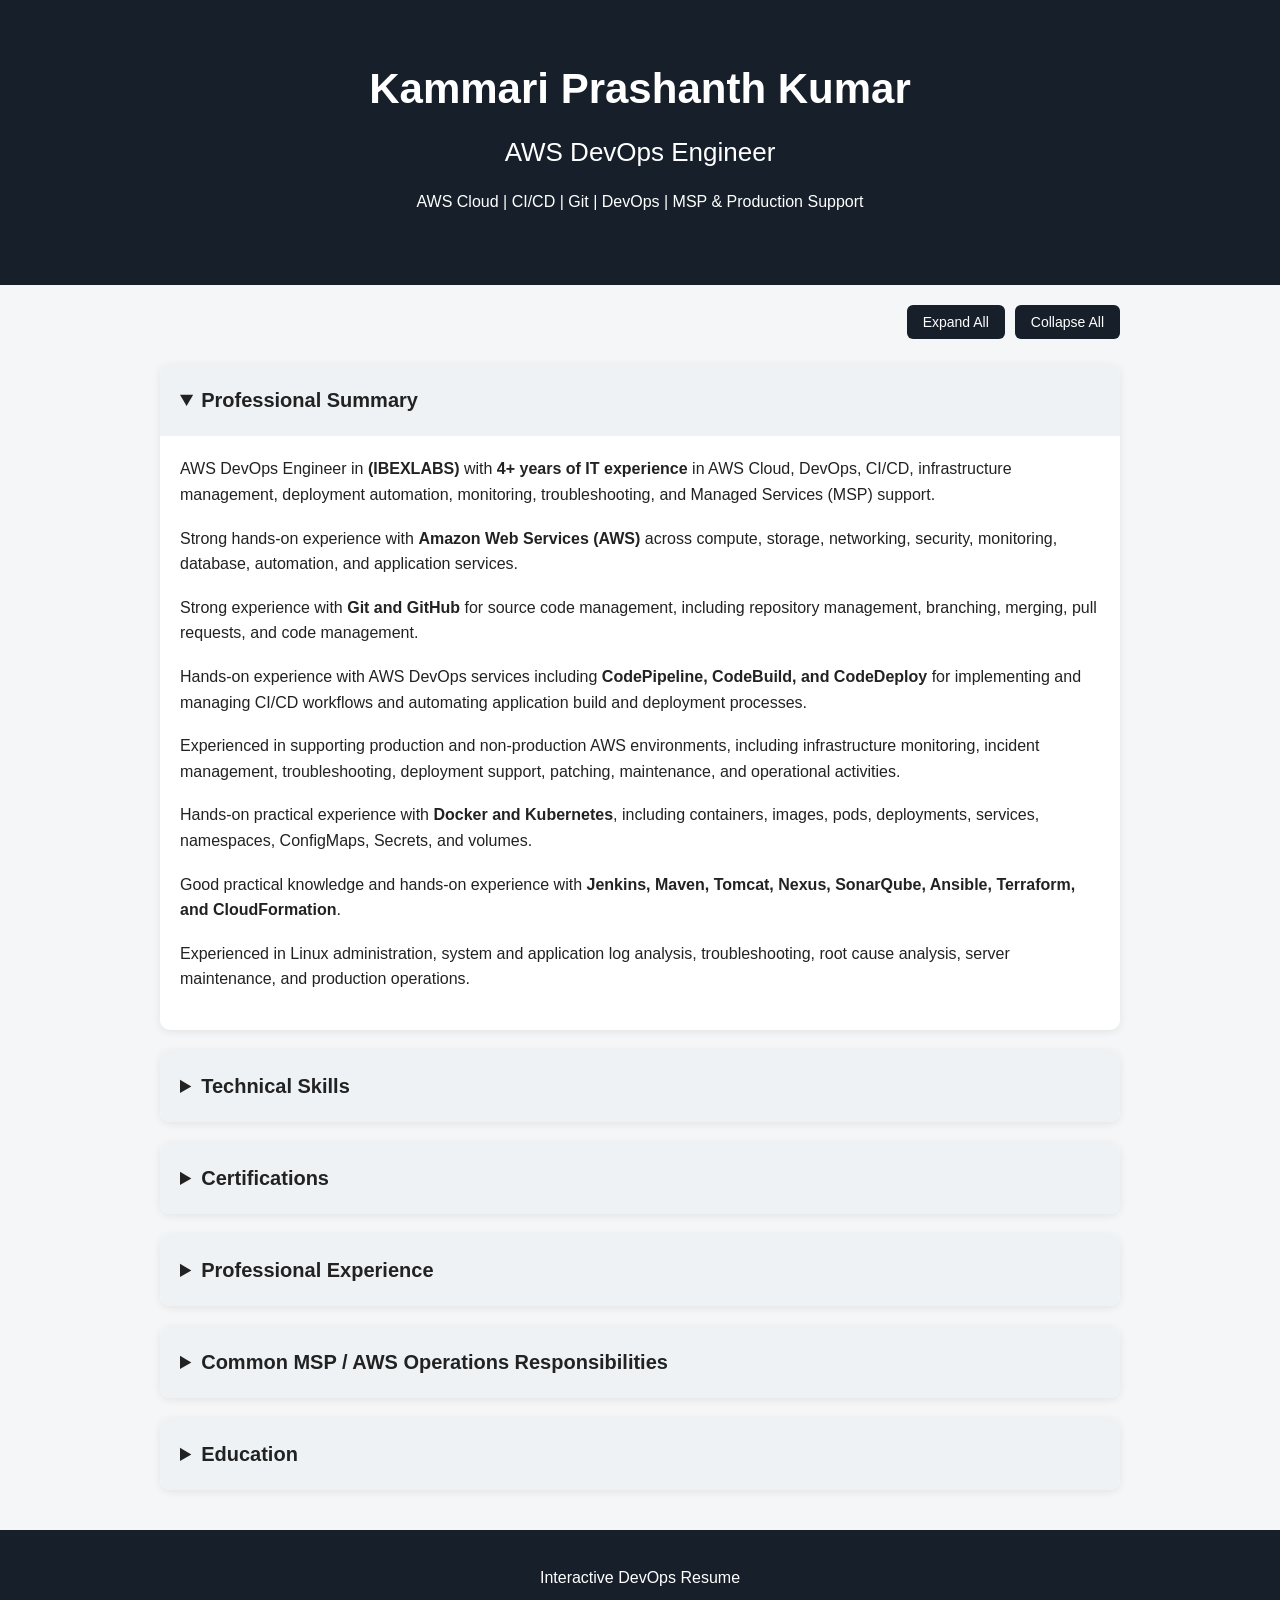
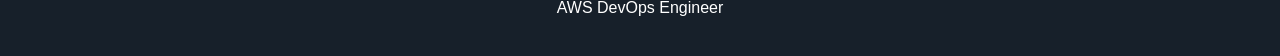
<file: src/main/webapp/index.html>
<!DOCTYPE html>
<html lang="en">

<head>

    <meta charset="UTF-8">

    <meta name="viewport" content="width=device-width, initial-scale=1.0">

    <title>Prashanth Kumar - AWS DevOps Engineer</title>

    <link rel="stylesheet" href="css/style.css">

</head>


<body>


    <!-- ========================================= -->
    <!-- HEADER -->
    <!-- ========================================= -->

    <header>

        <div class="header-content">

            <h1>Kammari Prashanth Kumar</h1>

            <h2>AWS DevOps Engineer</h2>

            <p>
                AWS Cloud | CI/CD | Git | DevOps | MSP & Production Support
            </p>

        </div>

    </header>



    <!-- ========================================= -->
    <!-- EXPAND / COLLAPSE CONTROL -->
    <!-- ========================================= -->

    <div class="expand-control">

        <button id="expandAllButton">
            Expand All
        </button>

        <button id="collapseAllButton">
            Collapse All
        </button>

    </div>



    <!-- ========================================= -->
    <!-- MAIN CONTENT -->
    <!-- ========================================= -->

    <main>


        <!-- ========================================= -->
        <!-- PROFESSIONAL SUMMARY -->
        <!-- ========================================= -->

        <section class="resume-section">

            <details open>

                <summary>Professional Summary</summary>

                <div class="section-content">

                    <p>
                        AWS DevOps Engineer in <strong>(IBEXLABS)</strong> with <strong>4+ years of IT experience</strong>
                        in AWS Cloud, DevOps, CI/CD, infrastructure management,
                        deployment automation, monitoring, troubleshooting,
                        and Managed Services (MSP) support.
                    </p>

                    <p>
                        Strong hands-on experience with
                        <strong>Amazon Web Services (AWS)</strong> across compute,
                        storage, networking, security, monitoring, database,
                        automation, and application services.
                    </p>

                    <p>
                        Strong experience with <strong>Git and GitHub</strong>
                        for source code management, including repository
                        management, branching, merging, pull requests,
                        and code management.
                    </p>

                    <p>
                        Hands-on experience with AWS DevOps services including
                        <strong>CodePipeline, CodeBuild, and CodeDeploy</strong>
                        for implementing and managing CI/CD workflows and
                        automating application build and deployment processes.
                    </p>

                    <p>
                        Experienced in supporting production and non-production
                        AWS environments, including infrastructure monitoring,
                        incident management, troubleshooting, deployment support,
                        patching, maintenance, and operational activities.
                    </p>

                    <p>
                        Hands-on practical experience with
                        <strong>Docker and Kubernetes</strong>, including containers,
                        images, pods, deployments, services, namespaces,
                        ConfigMaps, Secrets, and volumes.
                    </p>

                    <p>
                        Good practical knowledge and hands-on experience with
                        <strong>Jenkins, Maven, Tomcat, Nexus, SonarQube,
                        Ansible, Terraform, and CloudFormation</strong>.
                    </p>

                    <p>
                        Experienced in Linux administration, system and
                        application log analysis, troubleshooting,
                        root cause analysis, server maintenance,
                        and production operations.
                    </p>

                </div>

            </details>

        </section>



        <!-- ========================================= -->
        <!-- TECHNICAL SKILLS -->
        <!-- ========================================= -->

        <section class="resume-section">

            <details>

                <summary>Technical Skills</summary>

                <div class="section-content">


                    <!-- AWS -->

                    <details>

                        <summary>AWS Cloud</summary>

                        <ul>

                            <li>EC2</li>
                            <li>S3</li>
                            <li>VPC</li>
                            <li>IAM</li>
                            <li>RDS</li>
                            <li>EBS</li>
                            <li>ELB / ALB</li>
                            <li>Auto Scaling</li>
                            <li>Route 53</li>
                            <li>CloudFront</li>
                            <li>Lambda</li>
                            <li>CloudWatch</li>
                            <li>CloudTrail</li>
                            <li>SNS</li>
                            <li>SQS</li>
                            <li>Systems Manager (SSM)</li>
                            <li>AWS Config</li>
                            <li>Security Hub</li>
                            <li>GuardDuty</li>
                            <li>WAF</li>
                            <li>Athena</li>
                            <li>ECS</li>
                            <li>CloudFormation</li>

                        </ul>

                    </details>



                    <!-- SOURCE CONTROL -->

                    <details>

                        <summary>Version Control</summary>

                        <ul>

                            <li>Git</li>
                            <li>GitHub</li>

                        </ul>

                    </details>



                    <!-- CI/CD -->

                    <details>

                        <summary>CI/CD & DevOps</summary>

                        <ul>

                            <li>Jenkins</li>
                            <li>AWS CodePipeline</li>
                            <li>AWS CodeBuild</li>
                            <li>AWS CodeDeploy</li>
                            <li>AWS CodeCommit</li>

                        </ul>

                    </details>



                    <!-- BUILD -->

                    <details>

                        <summary>Build & Artifact Management</summary>

                        <ul>

                            <li>Java</li>
                            <li>Maven</li>
                            <li>Nexus Repository</li>
                            <li>SonarQube</li>
                            <li>Apache Tomcat</li>

                        </ul>

                    </details>



                    <!-- CONTAINERS -->

                    <details>

                        <summary>Containerization & Orchestration</summary>

                        <ul>

                            <li>Docker</li>
                            <li>Kubernetes</li>

                        </ul>

                    </details>



                    <!-- IaC -->

                    <details>

                        <summary>Infrastructure as Code</summary>

                        <ul>

                            <li>Terraform</li>
                            <li>AWS CloudFormation</li>

                        </ul>

                    </details>



                    <!-- AUTOMATION -->

                    <details>

                        <summary>Configuration Management & Automation</summary>

                        <ul>

                            <li>Ansible</li>

                        </ul>

                    </details>



                    <!-- MONITORING -->

                    <details>

                        <summary>Monitoring & Logging</summary>

                        <ul>

                            <li>Amazon CloudWatch</li>
                            <li>CloudTrail</li>
                            <li>Athena</li>
                            <li>S3</li>
                            <li>AWS Config</li>
                            <li>Linux System Logs</li>
                            <li>Application Logs</li>
                            <li>Error & Warning Logs</li>

                        </ul>

                    </details>



                    <!-- NETWORKING -->

                    <details>

                        <summary>AWS Networking</summary>

                        <ul>

                            <li>VPC</li>
                            <li>Public / Private Subnets</li>
                            <li>Route Tables</li>
                            <li>Internet Gateway</li>
                            <li>NAT Gateway</li>
                            <li>Security Groups</li>
                            <li>Network ACLs</li>
                            <li>Load Balancers</li>
                            <li>Route 53</li>
                            <li>DNS</li>

                        </ul>

                    </details>



                    <!-- SECURITY -->

                    <details>

                        <summary>AWS Security</summary>

                        <ul>

                            <li>IAM</li>
                            <li>IAM Roles</li>
                            <li>IAM Policies</li>
                            <li>Security Groups</li>
                            <li>AWS Security Hub</li>
                            <li>GuardDuty</li>
                            <li>CloudTrail</li>
                            <li>AWS Config</li>
                            <li>WAF</li>

                        </ul>

                    </details>



                    <!-- OS -->

                    <details>

                        <summary>Operating Systems</summary>

                        <ul>

                            <li>Linux</li>
                            <li>Amazon Linux</li>
                            <li>Ubuntu</li>
                            <li>Windows</li>

                        </ul>

                    </details>


                </div>

            </details>

        </section>



        <!-- ========================================= -->
        <!-- CERTIFICATIONS -->
        <!-- ========================================= -->

        <section class="resume-section">

            <details>

                <summary>Certifications</summary>

                <div class="section-content certification-container">


                    <!-- AWS SAA -->

                    <div class="certificate">

                        <h3>
                            AWS Certified Solutions Architect – Associate
                        </h3>

                        <img
                            src="images/certifications/aws-saa.png"
                            alt="AWS Certified Solutions Architect Associate Certificate"
                        >

                    </div>



                    <!-- CLOUD PRACTITIONER -->

                    <div class="certificate">

                        <h3>
                            AWS Certified Cloud Practitioner
                        </h3>

                        <img
                            src="images/certifications/aws-cloud-practitioner.png"
                            alt="AWS Certified Cloud Practitioner Certificate"
                        >

                    </div>



                    <!-- AI PRACTITIONER -->

                    <div class="certificate">

                        <h3>
                            AWS Certified AI Practitioner
                        </h3>

                        <img
                            src="images/certifications/aws-ai-practitioner.png"
                            alt="AWS Certified AI Practitioner Certificate"
                        >

                    </div>



                    <!-- SYSOPS -->

                    <div class="certificate">

                        <h3>
                            AWS Certified SysOps Administrator – Associate
                        </h3>

                        <img
                            src="images/certifications/aws-sysops-administrator-associate.png"
                            alt="AWS Certified SysOps Administrator Associate Certificate"
                        >

                    </div>



                    <!-- DEVELOPER -->

                    <div class="certificate">

                        <h3>
                            AWS Certified Developer – Associate
                        </h3>

                        <img
                            src="images/certifications/aws-developer-associate.png"
                            alt="AWS Certified Developer Associate Certificate"
                        >

                    </div>


                </div>

            </details>

        </section>



        <!-- ========================================= -->
        <!-- PROFESSIONAL EXPERIENCE -->
        <!-- ========================================= -->

        <section class="resume-section">

            <details>

                <summary>Professional Experience</summary>

                <div class="section-content">


                    <!-- ========================================= -->
                    <!-- ORGANIZATION -->
                    <!-- ========================================= -->

                    <div class="organization-header">

                        <h3>Organization:- IBEXLABS</h3>

                        <p>
                            <strong>Role:- AWS DevOps Engineer | Mar 2022 – Present</strong>
                        </p>

                        <p>
                            <strong>Key Projects:</strong>
                            National Sports ID (NSID), Delivery Solutions,
                            Service Catalog, VanBelkum, InvisaWear, Spire
                        </p>

                    </div>



                    <!-- ========================================= -->
                    <!-- NSID -->
                    <!-- ========================================= -->

                    <details>

                        <summary>National Sports ID (NSID)</summary>

                        <div class="project">

                            <h3>
                                AWS DevOps Engineer / MSP Support
                            </h3>

                            <p>
                                <strong>Apr 2023 – Present</strong>
                            </p>

                            <h4>Project Description</h4>

                            <p>
                                National Sports ID (NSID) is a digital sports
                                management and verification platform designed
                                to streamline athlete registration, eligibility
                                verification, team and league management,
                                event registration, scheduling, documentation,
                                and centralized sports administration.
                            </p>


                            <h4>Technologies Used</h4>

                            <div class="technology-list">

                                <span>EC2</span>
                                <span>Load Balancer</span>
                                <span>CloudWatch</span>
                                <span>SNS</span>
                                <span>Slack</span>
                                <span>Opsgenie</span>
                                <span>CodePipeline</span>
                                <span>CodeBuild</span>
                                <span>CodeDeploy</span>
                                <span>RDS</span>
                                <span>ElastiCache</span>
                                <span>WAF</span>
                                <span>IAM</span>
                                <span>Security Hub</span>
                                <span>GuardDuty</span>
                                <span>CloudTrail</span>
                                <span>Pritunl VPN</span>

                            </div>


                            <h4>Responsibilities</h4>

                            <ul>

                                <li>
                                    Manage and support EC2-based production
                                    and non-production environments supporting
                                    the NSID application.
                                </li>

                                <li>
                                    Manage and troubleshoot Load Balancers,
                                    backend connectivity, target health,
                                    access logs, and application traffic.
                                </li>

                                <li>
                                    Monitor AWS infrastructure and application
                                    health using Amazon CloudWatch, including
                                    metrics, logs, alarms, and events.
                                </li>

                                <li>
                                    Configure Amazon SNS notifications for
                                    infrastructure and application alerts and
                                    integrate alert notifications with Slack
                                    and Opsgenie.
                                </li>

                                <li>
                                    Design, maintain, and troubleshoot CI/CD
                                    pipelines using AWS CodePipeline,
                                    CodeBuild, and CodeDeploy.
                                </li>

                                <li>
                                    Troubleshoot build and deployment failures
                                    across the CI/CD pipeline.
                                </li>

                                <li>
                                    Support and maintain Amazon RDS and
                                    ElastiCache environments.
                                </li>

                                <li>
                                    Manage and support AWS WAF configurations
                                    to protect application endpoints.
                                </li>

                                <li>
                                    Use Pritunl VPN to securely access private
                                    AWS infrastructure.
                                </li>

                                <li>
                                    Perform root cause analysis for infrastructure
                                    and application incidents.
                                </li>

                                <li>
                                    Analyze system logs, application logs,
                                    Load Balancer access logs and CloudWatch logs.
                                </li>

                                <li>
                                    Perform server maintenance, filesystem
                                    management, disk utilization checks,
                                    service/process monitoring and log cleanup.
                                </li>

                                <li>
                                    Perform production patching and application
                                    deployment activities.
                                </li>

                                <li>
                                    Manage AWS security services including IAM,
                                    Security Hub, GuardDuty and CloudTrail.
                                </li>

                                <li>
                                    Participate in 24x7/on-call MSP support
                                    handling P1/P2 incidents, service requests
                                    and infrastructure issues.
                                </li>

                            </ul>

                        </div>

                    </details>



                    <!-- ========================================= -->
                    <!-- DELIVERY SOLUTIONS -->
                    <!-- ========================================= -->

                    <details>

                        <summary>Delivery Solutions</summary>

                        <div class="project">

                            <h3>
                                AWS DevOps / MSP Support
                            </h3>

                            <p>
                                <strong>Sep 2022 – Present</strong>
                            </p>

                            <h4>Project Description</h4>

                            <p>
                                Delivery Solutions is a retail eCommerce
                                platform providing solutions for same-day
                                delivery, curbside pickup, in-store pickup,
                                shipping, and post-purchase experiences.
                            </p>


                            <h4>Technologies Used</h4>

                            <div class="technology-list">

                                <span>ECS</span>
                                <span>EC2</span>
                                <span>Auto Scaling</span>
                                <span>Launch Templates</span>
                                <span>ECS-Optimized AMI</span>
                                <span>Network Load Balancer</span>
                                <span>API Gateway</span>
                                <span>CloudWatch</span>
                                <span>SNS</span>
                                <span>Slack</span>
                                <span>Opsgenie</span>
                                <span>New Relic</span>
                                <span>Jenkins</span>
                                <span>Docker</span>
                                <span>RDS</span>
                                <span>ElastiCache</span>
                                <span>WAF</span>
                                <span>Pritunl VPN</span>

                            </div>


                            <h4>Responsibilities</h4>

                            <ul>

                                <li>
                                    Manage and support Amazon ECS clusters
                                    running on EC2 capacity.
                                </li>

                                <li>
                                    Monitor ECS services, tasks, container
                                    health, EC2 instances and cluster capacity.
                                </li>

                                <li>
                                    Manage EC2 Auto Scaling Groups and
                                    Launch Templates supporting ECS cluster capacity.
                                </li>

                                <li>
                                    Perform manual patching of ECS infrastructure
                                    by obtaining the latest ECS-Optimized AMI
                                    and updating Launch Templates.
                                </li>

                                <li>
                                    Ensure updated ECS-Optimized AMIs include
                                    required versions of New Relic and
                                    CrowdStrike Falcon agents.
                                </li>

                                <li>
                                    Perform controlled instance scaling
                                    activities based on application requirements
                                    and infrastructure capacity.
                                </li>

                                <li>
                                    Safely drain ECS container instances and
                                    services before replacing or patching
                                    underlying EC2 instances.
                                </li>

                                <li>
                                    Monitor Network Load Balancers and troubleshoot
                                    target health, connectivity and traffic issues.
                                </li>

                                <li>
                                    Support API Gateway and troubleshoot API
                                    connectivity and availability issues.
                                </li>

                                <li>
                                    Monitor infrastructure and application metrics
                                    using Amazon CloudWatch.
                                </li>

                                <li>
                                    Configure SNS-based alerts integrated with
                                    Slack and Opsgenie.
                                </li>

                                <li>
                                    Monitor application performance and
                                    infrastructure health using New Relic.
                                </li>

                                <li>
                                    Support CI/CD infrastructure using Jenkins
                                    and Docker.
                                </li>

                                <li>
                                    Support RDS and ElastiCache environments.
                                </li>

                                <li>
                                    Manage and support AWS WAF configurations.
                                </li>

                                <li>
                                    Perform production patching, maintenance,
                                    instance replacement, scaling and ECS
                                    service management.
                                </li>

                                <li>
                                    Participate in 24x7/on-call MSP support
                                    responding to P1/P2 incidents and alerts.
                                </li>

                            </ul>

                        </div>

                    </details>



                    <!-- ========================================= -->
                    <!-- SERVICE CATALOG -->
                    <!-- ========================================= -->

                    <details>

                        <summary>Service Catalog – Internal</summary>

                        <div class="project">

                            <h3>
                                AWS Cloud / DevOps Engineer
                            </h3>

                            <p>
                                <strong>Sep 2022 – Present</strong>
                            </p>

                            <h4>Project Description</h4>

                            <p>
                                Internal AWS service catalog platform used to
                                automate the provisioning of AWS resources as
                                Infrastructure as Code and provide standardized,
                                production-ready environments following
                                organizational best practices and compliance
                                requirements.
                            </p>


                            <h4>Technologies Used</h4>

                            <div class="technology-list">

                                <span>AWS CloudFormation</span>
                                <span>Git</span>
                                <span>AWS</span>
                                <span>Infrastructure as Code</span>

                            </div>


                            <h4>Responsibilities</h4>

                            <ul>

                                <li>
                                    Develop and maintain AWS CloudFormation
                                    templates for provisioning AWS resources.
                                </li>

                                <li>
                                    Create reusable CloudFormation templates
                                    for multiple customer environments.
                                </li>

                                <li>
                                    Analyze customer requirements and modify
                                    CloudFormation templates.
                                </li>

                                <li>
                                    Keep CloudFormation templates updated
                                    with approved configurations.
                                </li>

                                <li>
                                    Perform validation and testing of
                                    CloudFormation templates.
                                </li>

                                <li>
                                    Work with technical leads to test and
                                    review templates.
                                </li>

                                <li>
                                    Share approved CloudFormation templates
                                    with customer teams.
                                </li>

                                <li>
                                    Maintain CloudFormation templates in Git
                                    for version control and collaboration.
                                </li>

                                <li>
                                    Commit and push finalized templates to
                                    the appropriate Git repository.
                                </li>

                            </ul>

                        </div>

                    </details>



                    <!-- ========================================= -->
                    <!-- VANBELKUM -->
                    <!-- ========================================= -->

                    <details>

                        <summary>VanBelkum</summary>

                        <div class="project">

                            <h3>
                                AWS DevOps / MSP Support
                            </h3>

                            <p>
                                <strong>Sep 2022 – Present</strong>
                            </p>

                            <h4>Project Description</h4>

                            <p>
                                AWS customer infrastructure environment
                                consisting of approximately 300–400 standalone
                                EC2 instances, with individual instances
                                supporting separate customer environments.
                                The environment uses CloudFormation for
                                standardized infrastructure provisioning and
                                Ansible for centralized administrative and
                                maintenance activities.
                            </p>


                            <h4>Technologies Used</h4>

                            <div class="technology-list">

                                <span>EC2</span>
                                <span>CloudFormation</span>
                                <span>Ansible</span>
                                <span>IAM</span>
                                <span>CloudWatch</span>
                                <span>SNS</span>
                                <span>Slack</span>
                                <span>Opsgenie</span>
                                <span>Security Hub</span>
                                <span>GuardDuty</span>
                                <span>CloudTrail</span>
                                <span>WireGuard VPN</span>

                            </div>


                            <h4>Responsibilities</h4>

                            <ul>

                                <li>
                                    Manage and support an AWS environment
                                    consisting of approximately 300–400
                                    standalone EC2 instances.
                                </li>

                                <li>
                                    Support customer-specific infrastructure
                                    provisioned using a custom Sangoma
                                    Operating System.
                                </li>

                                <li>
                                    Develop and maintain AWS CloudFormation
                                    templates used by customers to provision
                                    EC2 infrastructure according to
                                    predefined standards.
                                </li>

                                <li>
                                    Work with client teams to understand
                                    infrastructure requirements and update
                                    CloudFormation templates.
                                </li>

                                <li>
                                    Use Ansible to perform administrative and
                                    maintenance tasks across multiple EC2
                                    instances.
                                </li>

                                <li>
                                    Use Ansible to collect common system and
                                    operating system information from multiple
                                    customer instances simultaneously.
                                </li>

                                <li>
                                    Use Ansible for centralized execution of
                                    common operational tasks and manual updates
                                    across multiple customer environments.
                                </li>

                                <li>
                                    Manage customer offboarding activities,
                                    including stopping instances, taking
                                    required backups, releasing Elastic IPs,
                                    removing associated resources and
                                    terminating EC2 instances.
                                </li>

                                <li>
                                    Perform customer re-onboarding and recovery
                                    activities by restoring required resources
                                    and bringing previously offboarded
                                    environments back into service.
                                </li>

                                <li>
                                    Use WireGuard VPN to securely access
                                    customer environments.
                                </li>

                                <li>
                                    Monitor EC2 instances and infrastructure
                                    health and troubleshoot system,
                                    connectivity and operational issues.
                                </li>

                                <li>
                                    Manage AWS security services including
                                    IAM, Security Hub, GuardDuty and CloudTrail.
                                </li>

                                <li>
                                    Monitor AWS infrastructure using CloudWatch
                                    and configure operational alerts through
                                    SNS integrated with Slack and Opsgenie.
                                </li>

                                <li>
                                    Support AWS backup operations and
                                    backup-related activities.
                                </li>

                                <li>
                                    Participate in MSP operations including
                                    incident management, service requests,
                                    infrastructure maintenance and
                                    customer support.
                                </li>

                            </ul>

                        </div>

                    </details>



                    <!-- ========================================= -->
                    <!-- INVISAWear -->
                    <!-- ========================================= -->

                    <details>

                        <summary>InvisaWear</summary>

                        <div class="project">

                            <h3>
                                AWS DevOps / MSP Support
                            </h3>

                            <p>
                                <strong>Sep 2022 – Present</strong>
                            </p>

                            <h4>Project Description</h4>

                            <p>
                                InvisaWear provides smart jewelry and emergency
                                response technology that enables users to alert
                                pre-selected contacts and share location
                                information during emergencies.
                            </p>


                            <h4>Technologies Used</h4>

                            <div class="technology-list">

                                <span>EC2</span>
                                <span>Auto Scaling Groups</span>
                                <span>Load Balancers</span>
                                <span>CloudWatch</span>
                                <span>SNS</span>
                                <span>RDS</span>
                                <span>Pritunl VPN</span>
                                <span>IAM</span>
                                <span>Security Hub</span>
                                <span>GuardDuty</span>
                                <span>CloudTrail</span>

                            </div>


                            <h4>Responsibilities</h4>

                            <ul>

                                <li>
                                    Manage and support EC2-based application
                                    infrastructure across production and
                                    non-production environments.
                                </li>

                                <li>
                                    Manage Auto Scaling Groups and Load Balancers
                                    to support application availability and scalability.
                                </li>

                                <li>
                                    Monitor EC2 instances, Load Balancers,
                                    RDS and other AWS resources using
                                    Amazon CloudWatch.
                                </li>

                                <li>
                                    Configure SNS-based alerts and integrate
                                    operational notifications with Slack
                                    and Opsgenie.
                                </li>

                                <li>
                                    Support RDS infrastructure and troubleshoot
                                    database connectivity and availability
                                    related issues.
                                </li>

                                <li>
                                    Use Pritunl VPN for secure access to
                                    private AWS resources.
                                </li>

                                <li>
                                    Perform server maintenance, patching,
                                    log analysis, filesystem management
                                    and system health checks.
                                </li>

                                <li>
                                    Monitor and troubleshoot infrastructure
                                    and application issues using CloudWatch
                                    metrics and logs.
                                </li>

                                <li>
                                    Manage AWS security services including
                                    IAM, Security Hub, GuardDuty and CloudTrail.
                                </li>

                                <li>
                                    Monitor AWS backup activities and support
                                    backup and recovery operations.
                                </li>

                                <li>
                                    Participate in 24x7/on-call MSP support
                                    and respond to production incidents
                                    and operational alerts.
                                </li>

                            </ul>

                        </div>

                    </details>



                    <!-- ========================================= -->
                    <!-- SPIRE -->
                    <!-- ========================================= -->

                    <details>

                        <summary>Spire</summary>

                        <div class="project">

                            <h3>
                                AWS DevOps / MSP Support
                            </h3>

                            <p>
                                <strong>Sep 2022 – Aug 2023</strong>
                            </p>

                            <h4>Project Description</h4>

                            <p>
                                Spire Health provides technology solutions
                                for continuous respiration monitoring and
                                healthcare-related applications.
                            </p>


                            <h4>Technologies Used</h4>

                            <div class="technology-list">

                                <span>ECS</span>
                                <span>AWS Fargate</span>
                                <span>CloudWatch</span>
                                <span>SNS</span>
                                <span>Slack</span>
                                <span>Opsgenie</span>
                                <span>IAM</span>
                                <span>Security Hub</span>
                                <span>GuardDuty</span>
                                <span>CloudTrail</span>

                            </div>


                            <h4>Responsibilities</h4>

                            <ul>

                                <li>
                                    Support and monitor Amazon ECS workloads
                                    running on AWS Fargate.
                                </li>

                                <li>
                                    Monitor ECS services, tasks, application
                                    health and AWS infrastructure using
                                    Amazon CloudWatch.
                                </li>

                                <li>
                                    Configure and monitor operational alerts
                                    using Amazon SNS integrated with Slack
                                    and Opsgenie.
                                </li>

                                <li>
                                    Troubleshoot ECS service, task, application
                                    and infrastructure-related issues using
                                    CloudWatch logs and ECS events.
                                </li>

                                <li>
                                    Perform log analysis to identify
                                    application errors, warnings and
                                    service-related issues.
                                </li>

                                <li>
                                    Manage AWS security services including
                                    IAM, Security Hub, GuardDuty and CloudTrail.
                                </li>

                                <li>
                                    Monitor AWS backup activities and support
                                    operational backup requirements.
                                </li>

                                <li>
                                    Participate in MSP operations including
                                    incident management, alert handling,
                                    troubleshooting and production support.
                                </li>

                            </ul>

                        </div>

                    </details>


                </div>

            </details>

        </section>



        <!-- ========================================= -->
        <!-- COMMON MSP RESPONSIBILITIES -->
        <!-- ========================================= -->

        <section class="resume-section">

            <details>

                <summary>Common MSP / AWS Operations Responsibilities</summary>

                <div class="section-content">

                    <ul>

                        <li>
                            Monitor customer AWS environments and respond
                            to P1/P2 alerts according to established
                            runbooks and operational procedures.
                        </li>

                        <li>
                            Provide 24x7/on-call production support for
                            AWS infrastructure and application environments.
                        </li>

                        <li>
                            Manage incidents, service requests, changes
                            and operational tasks through Jira.
                        </li>

                        <li>
                            Perform infrastructure and application
                            troubleshooting and conduct root cause analysis.
                        </li>

                        <li>
                            Monitor AWS infrastructure and applications using
                            CloudWatch, SNS alerts, Slack and Opsgenie.
                        </li>

                        <li>
                            Analyze system logs, application logs,
                            access logs and CloudWatch logs.
                        </li>

                        <li>
                            Perform server maintenance, patching,
                            filesystem management, disk utilization checks
                            and log cleanup.
                        </li>

                        <li>
                            Support AWS security and compliance activities
                            using IAM, Security Hub, GuardDuty, CloudTrail
                            and AWS Config.
                        </li>

                        <li>
                            Monitor and support AWS Backup activities.
                        </li>

                        <li>
                            Support AWS cost optimization and infrastructure
                            housekeeping activities.
                        </li>

                        <li>
                            Coordinate with client, development, QA and
                            application teams for infrastructure changes,
                            deployments, incidents and operational requirements.
                        </li>

                    </ul>

                </div>

            </details>

        </section>



        <!-- ========================================= -->
        <!-- EDUCATION -->
        <!-- ========================================= -->

        <section class="resume-section">

            <details>

                <summary>Education</summary>

                <div class="section-content">

                    <h3>
                        Bachelor of Engineering (B.E.) –
                        Mechanical Engineering
                    </h3>

                    <p>
                        CMR Engineering College, Medchal, Hyderabad
                    </p>

                </div>

            </details>

        </section>


    </main>



    <!-- ========================================= -->
    <!-- FOOTER -->
    <!-- ========================================= -->

    <footer>

        <p>
            Interactive DevOps Resume
        </p>

        <p>
            AWS DevOps Engineer
        </p>

    </footer>



    <!-- JAVASCRIPT -->

    <script src="js/script.js"></script>


</body>

</html>
</file>
<file: src/main/webapp/css/style.css>
/* ========================================= */
/* GLOBAL SETTINGS */
/* ========================================= */

* {

    box-sizing: border-box;

}


html {

    scroll-behavior: smooth;

}


body {

    margin: 0;

    font-family: Arial, Helvetica, sans-serif;

    background-color: #f4f6f8;

    color: #222;

    line-height: 1.6;

}


/* ========================================= */
/* HEADER */
/* ========================================= */

header {

    background-color: #17202a;

    color: white;

    padding: 55px 20px;

    text-align: center;

}


.header-content {

    max-width: 1000px;

    margin: auto;

}


header h1 {

    margin: 0;

    font-size: 42px;

}


header h2 {

    margin: 10px 0;

    font-size: 26px;

    font-weight: normal;

}


header p {

    margin-top: 15px;

    font-size: 16px;

}


/* ========================================= */
/* EXPAND / COLLAPSE BUTTON AREA */
/* ========================================= */

.expand-control {

    max-width: 1000px;

    margin: 20px auto 0;

    padding: 0 20px;

    display: flex;

    justify-content: flex-end;

    gap: 10px;

}


.expand-control button {

    border: none;

    background-color: #17202a;

    color: white;

    padding: 9px 16px;

    border-radius: 6px;

    cursor: pointer;

    font-size: 14px;

}


.expand-control button:hover {

    background-color: #34495e;

}


/* ========================================= */
/* MAIN */
/* ========================================= */

main {

    max-width: 1000px;

    margin: 25px auto;

    padding: 0 20px;

}


/* ========================================= */
/* RESUME SECTIONS */
/* ========================================= */

.resume-section {

    background-color: white;

    margin-bottom: 20px;

    border-radius: 10px;

    box-shadow: 0 2px 8px rgba(0, 0, 0, 0.08);

    overflow: hidden;

}


/* ========================================= */
/* DETAILS */
/* ========================================= */

details {

    width: 100%;

}


summary {

    cursor: pointer;

    padding: 20px;

    font-size: 20px;

    font-weight: bold;

    background-color: #eef2f5;

    list-style-position: inside;

}


summary:hover {

    background-color: #e2e8ed;

}


/* ========================================= */
/* CONTENT */
/* ========================================= */

.section-content {

    padding: 20px;

}


.section-content p {

    margin-top: 0;

    margin-bottom: 18px;

}


/* ========================================= */
/* NESTED DETAILS */
/* ========================================= */

.section-content details {

    margin-bottom: 12px;

    border: 1px solid #ddd;

    border-radius: 7px;

    overflow: hidden;

}


.section-content details summary {

    background-color: #f8f9fa;

    font-size: 17px;

    padding: 14px 16px;

}


.section-content details summary:hover {

    background-color: #edf1f4;

}


/* ========================================= */
/* LISTS */
/* ========================================= */

ul {

    padding-left: 25px;

}


li {

    margin-bottom: 9px;

}


/* ========================================= */
/* PROJECT */
/* ========================================= */

.project {

    padding: 18px;

}


.project h3 {

    margin-top: 0;

    color: #17202a;

}


.project h4 {

    margin-top: 25px;

    margin-bottom: 10px;

    color: #34495e;

}


/* ========================================= */
/* TECHNOLOGY TAGS */
/* ========================================= */

.technology-list {

    display: flex;

    flex-wrap: wrap;

    gap: 9px;

}


.technology-list span {

    background-color: #e8f0fe;

    padding: 6px 12px;

    border-radius: 20px;

    font-size: 14px;

    border: 1px solid #d5e2f5;

}


/* ========================================= */
/* CERTIFICATIONS */
/* ========================================= */

.certification-container {

    display: grid;

    grid-template-columns: repeat(2, 1fr);

    gap: 30px;

}


.certificate {

    text-align: center;

    border: 1px solid #ddd;

    border-radius: 10px;

    padding: 15px;

    background-color: #fafafa;

}


.certificate h3 {

    min-height: 55px;

    font-size: 17px;

}


.certificate img {

    width: 100%;

    max-width: 450px;

    border: 1px solid #ddd;

    border-radius: 8px;

    cursor: pointer;

    transition: transform 0.2s;

}


.certificate img:hover {

    transform: scale(1.02);

}


/* ========================================= */
/* FOOTER */
/* ========================================= */

footer {

    text-align: center;

    padding: 30px;

    background-color: #17202a;

    color: white;

    margin-top: 40px;

}


footer p {

    margin: 5px;

}


/* ========================================= */
/* MOBILE */
/* ========================================= */

@media (max-width: 700px) {


    header {

        padding: 40px 15px;

    }


    header h1 {

        font-size: 30px;

    }


    header h2 {

        font-size: 20px;

    }


    main {

        padding: 0 12px;

    }


    .expand-control {

        padding: 0 12px;

    }


    .expand-control button {

        font-size: 12px;

        padding: 8px 12px;

    }


    .certification-container {

        grid-template-columns: 1fr;

    }


    .certificate h3 {

        min-height: auto;

    }


}
</file>
